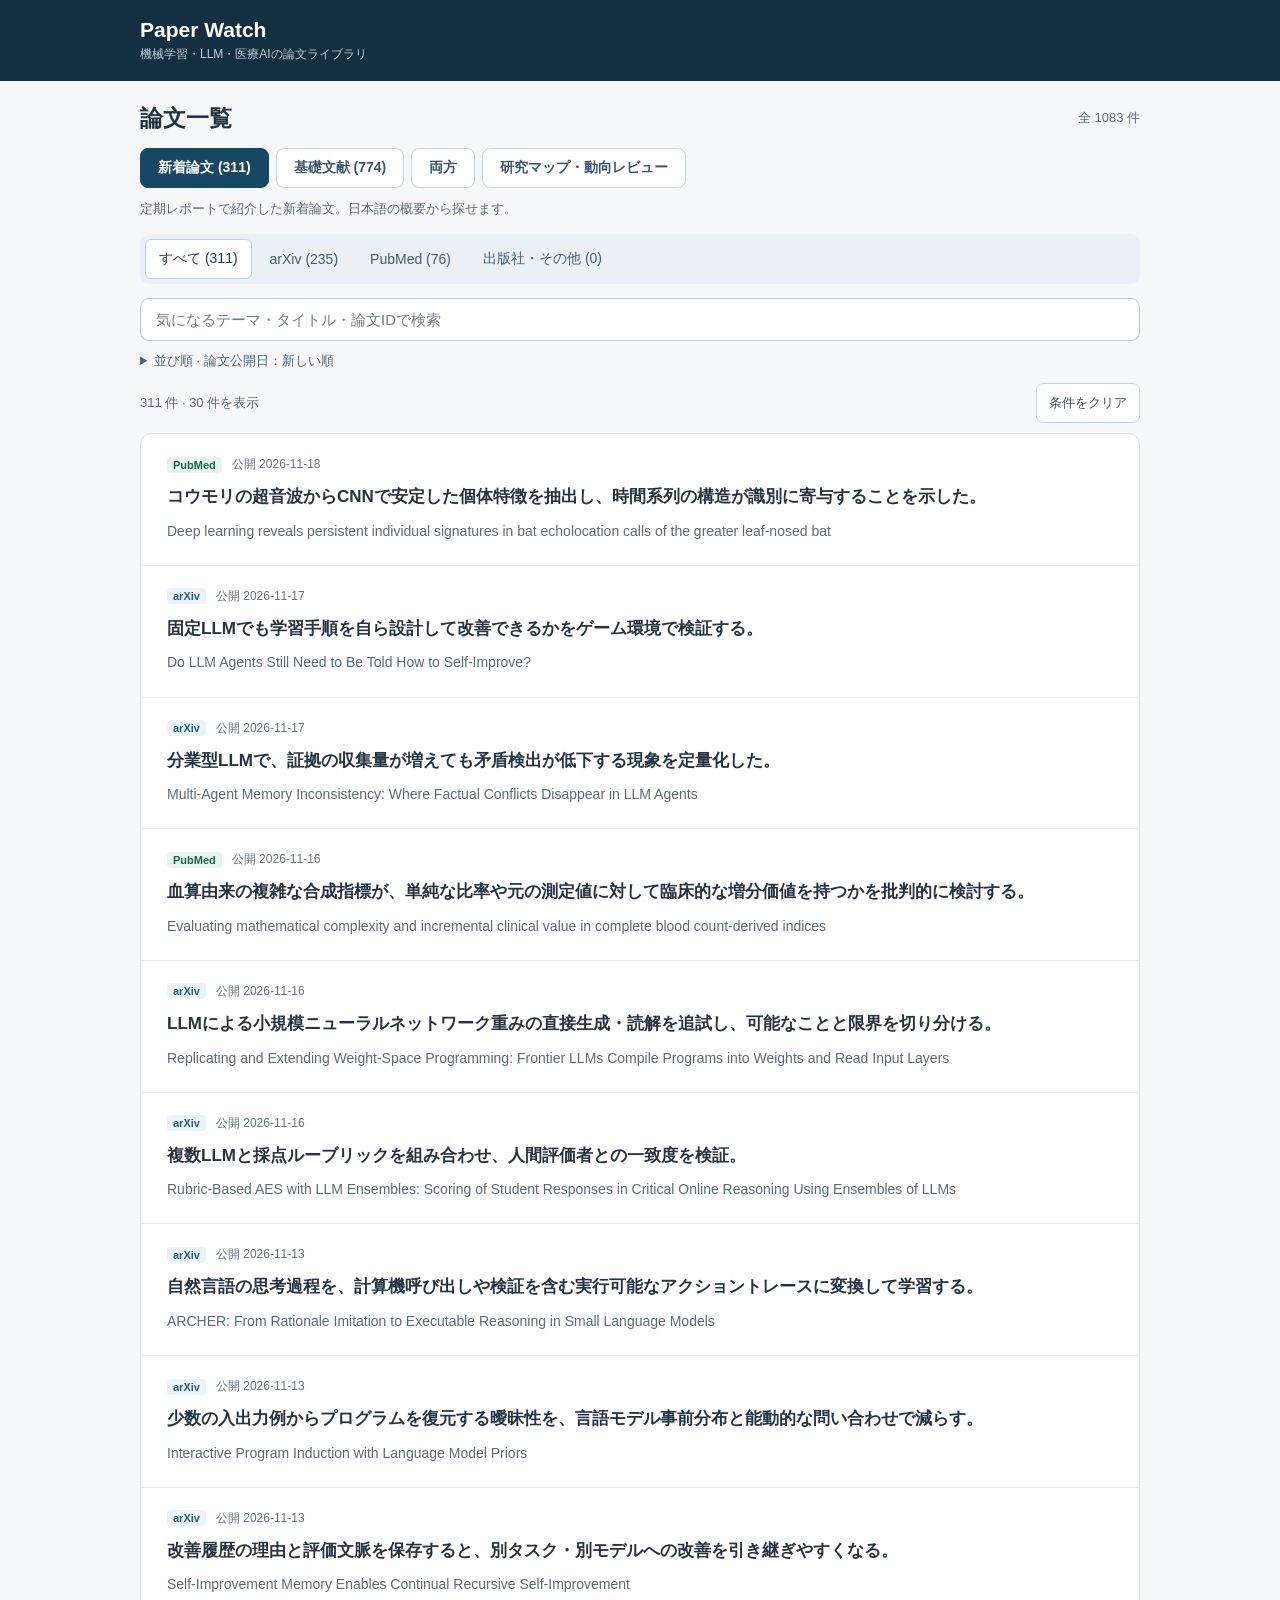
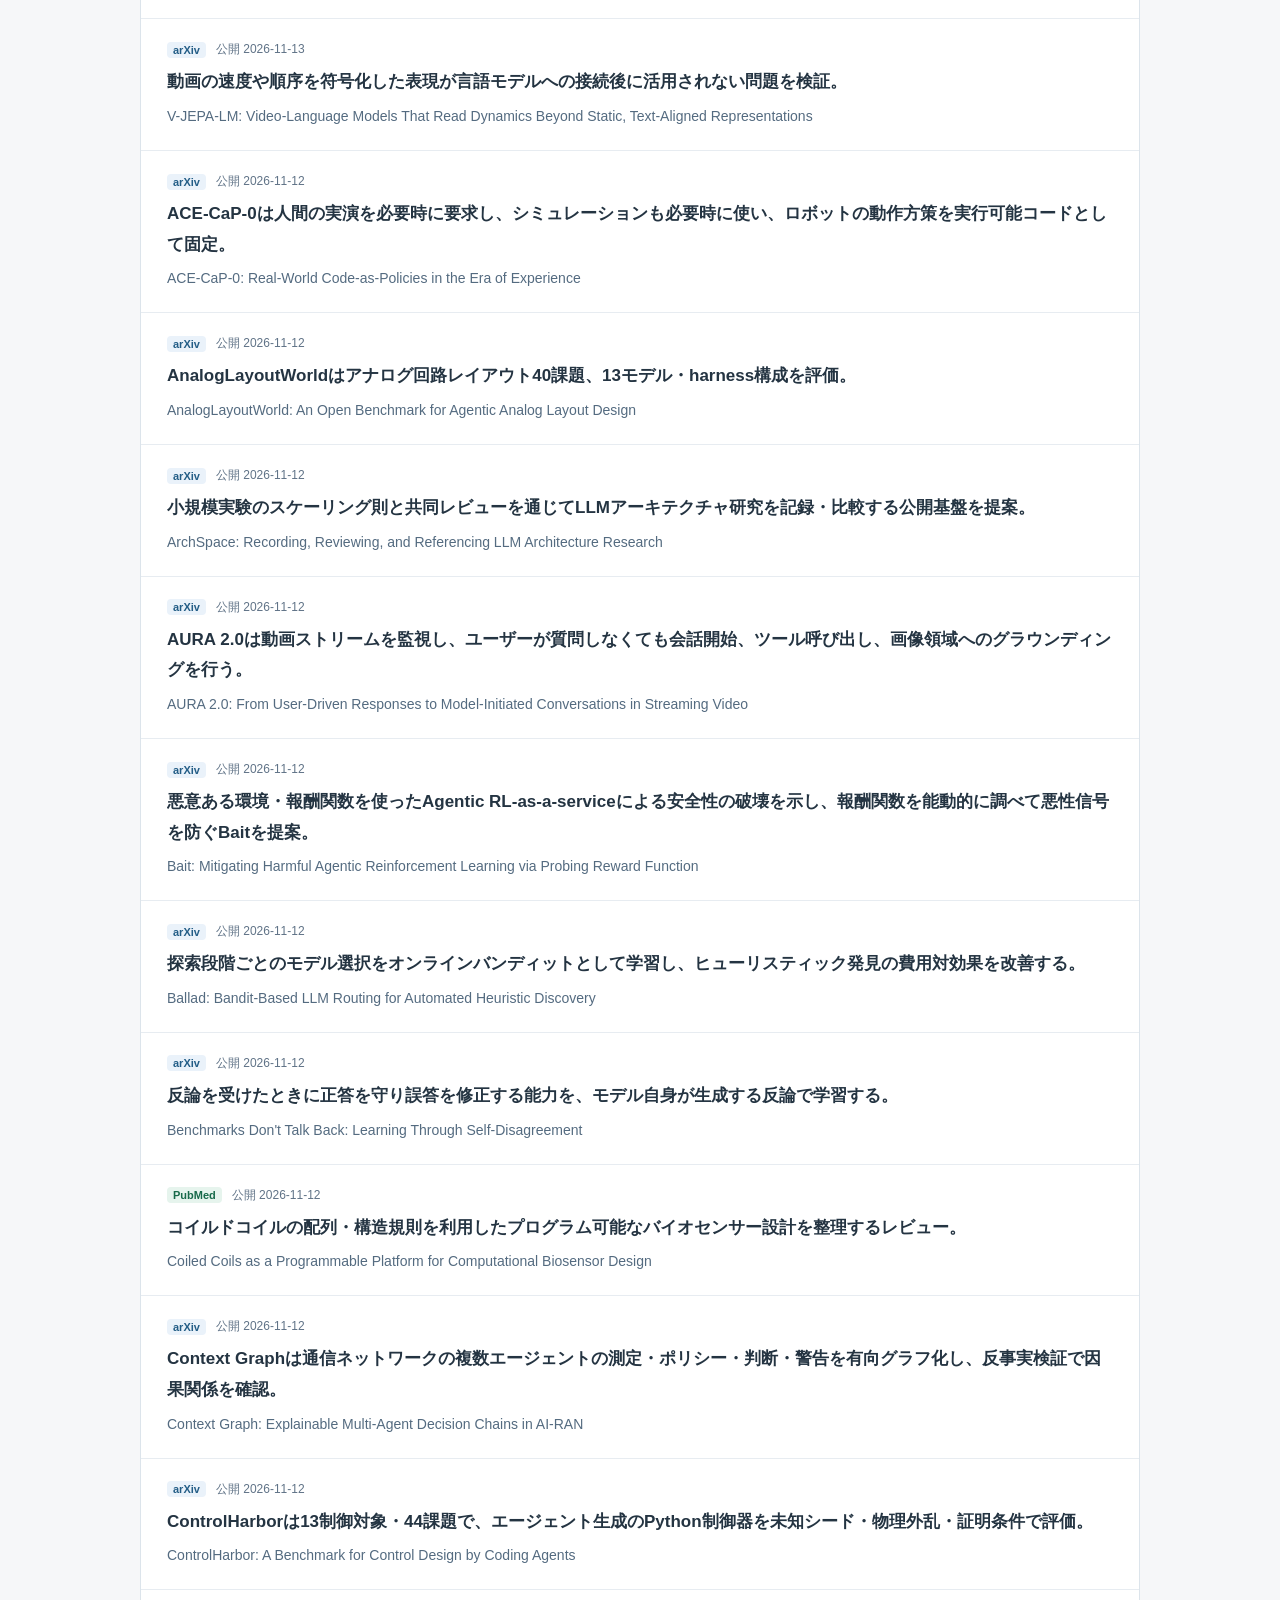
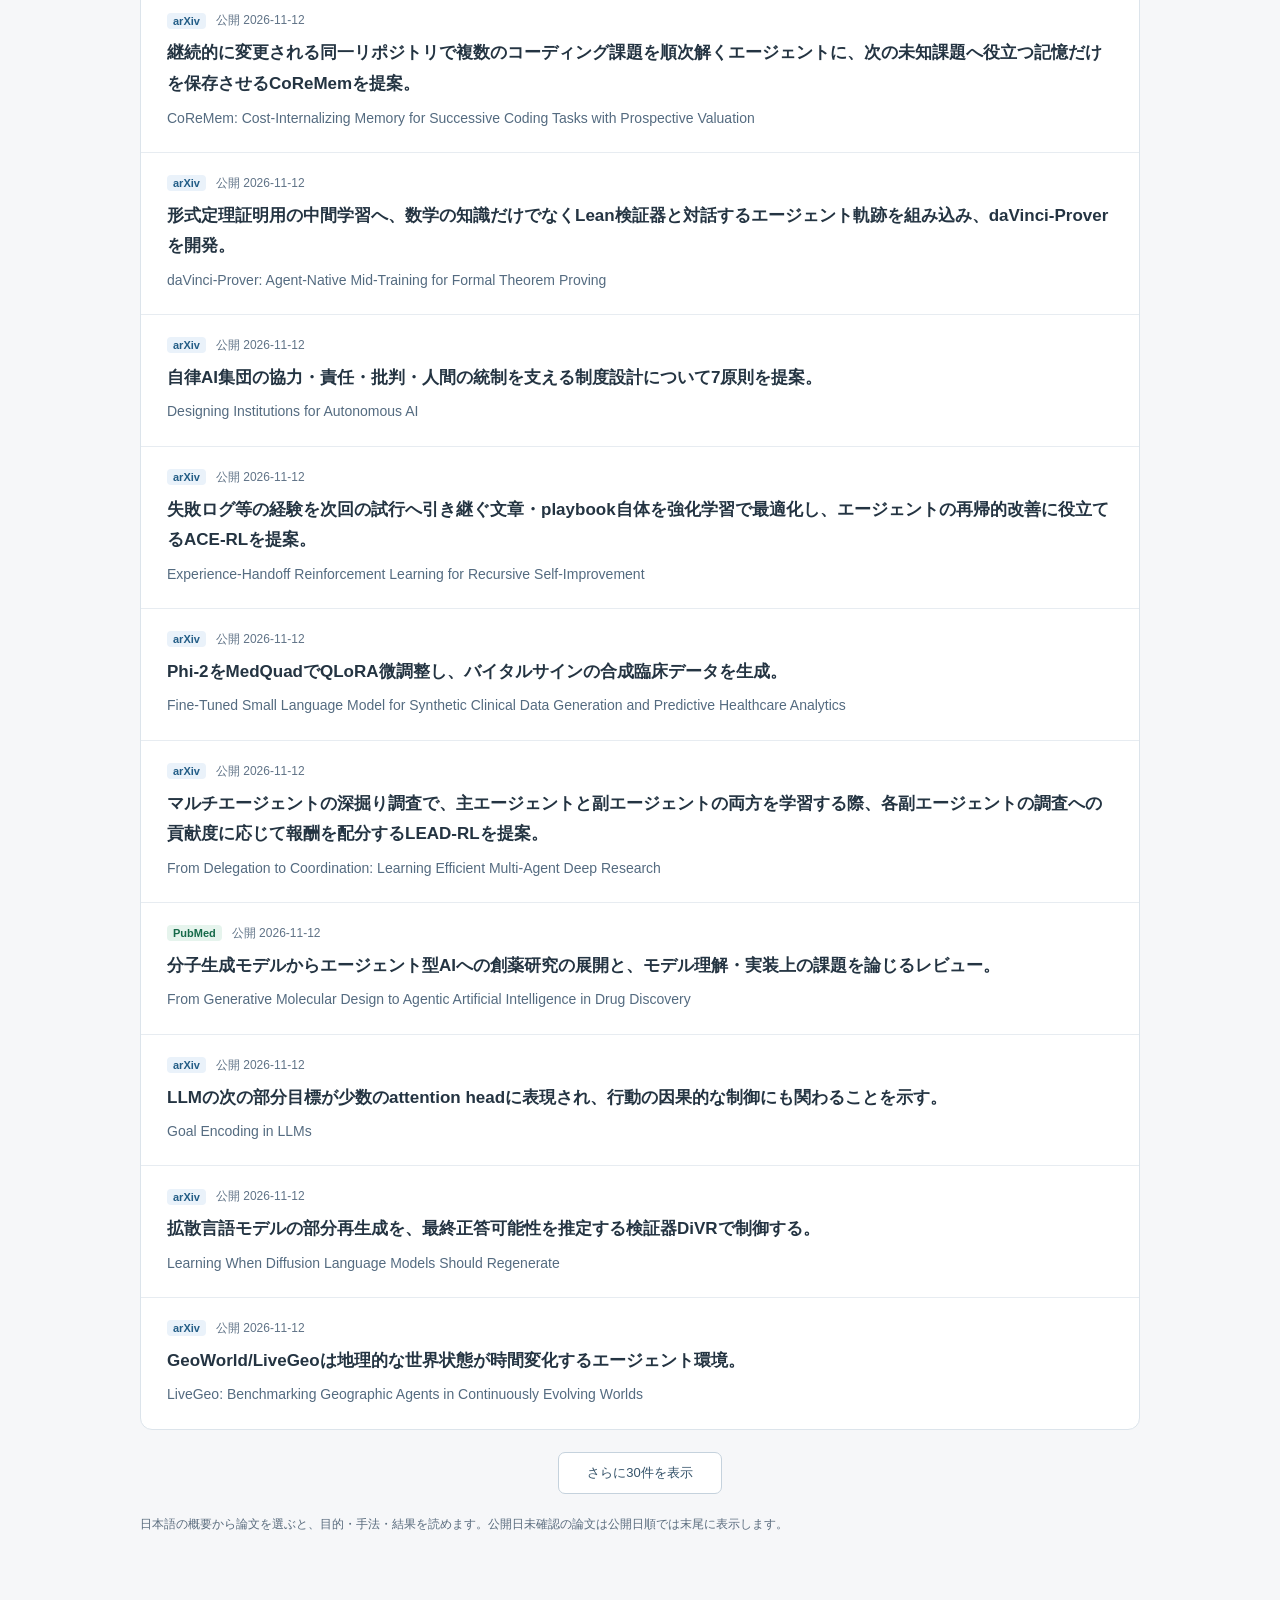
<file: docs/index.html>
<!doctype html>
<html lang="ja"><head><meta charset="utf-8"><meta name="viewport" content="width=device-width,initial-scale=1"><title>Paper Watch | 論文ライブラリ</title>
<style>
:root{font-family:-apple-system,BlinkMacSystemFont,"Hiragino Kaku Gothic ProN","Noto Sans JP",sans-serif;color:#243442;background:#f6f7f9}*{box-sizing:border-box}body{margin:0}button,input,select{font:inherit}button,summary{cursor:pointer}[hidden]{display:none!important}a{color:#185f91;text-underline-offset:3px}button:focus-visible,a:focus-visible,input:focus-visible,select:focus-visible,summary:focus-visible{outline:3px solid #72acd5;outline-offset:4px}
.site-header{background:#142e42;color:#fff;padding:18px max(24px,calc((100vw - 1000px)/2))}.brand{font-size:21px;font-weight:700}.site-header p{margin:4px 0 0;color:#c1d0db;font-size:12px}.wrap{max-width:1048px;margin:auto;padding:22px 24px 60px}.catalog-top{display:flex;align-items:center;justify-content:space-between;gap:16px;margin-bottom:14px}.catalog-top h1{margin:0;font-size:23px}.total,.collection-note,.toolbar,.notice{color:#596b7d;font-size:13px;line-height:1.7}
.collection-switch{display:flex;gap:7px;flex-wrap:wrap}.collection-tab{border:1px solid #c9d5df;background:#fff;border-radius:8px;padding:10px 17px;color:#3d566d;font-weight:600;font-size:14px}.collection-tab[aria-pressed="true"]{background:#174763;border-color:#174763;color:#fff}.collection-note{margin:10px 0 14px}.search-wrap{display:block}.search-wrap input{width:100%;border:1px solid #bbcbd8;border-radius:9px;padding:12px 15px;color:inherit;background:#fff;font-size:15px}input::placeholder{color:#6b7f91}.filter-options{margin:6px 0}.filter-options>summary{width:fit-content;color:#49657b;font-size:13px;padding:5px 0}.filter-content{display:flex;gap:18px;align-items:start;flex-wrap:wrap;padding:14px 16px;margin-top:8px;background:#eef2f6;border-radius:9px}.filter-label{display:block;font-size:12px;color:#566d80;margin-bottom:7px}.source-switch{display:flex;gap:4px;flex-wrap:wrap;background:#eaf0f5;border-radius:9px;padding:5px;margin:0 0 14px}.source-tab{border:1px solid transparent;background:transparent;border-radius:6px;color:#405c72;padding:9px 13px;min-height:40px;font-size:14px}.source-tab[aria-pressed="true"]{background:#fff;border-color:#becfdd;color:#123e63}.sort-control select{max-width:100%;border:1px solid #c2d0db;border-radius:6px;padding:7px 9px;background:#fff;color:inherit;font-size:13px}
.field-panel{background:#fff;border:1px solid #dce4eb;border-radius:10px;padding:14px 16px;margin-bottom:18px}.field-heading{font-size:13px;margin:0 0 10px}.field-filters{display:flex;flex-wrap:wrap;gap:7px}.field-filter,.field-badge{--field-color:#52667a;--field-bg:#eef2f6;color:var(--field-color);background:var(--field-bg);border:1px solid transparent;border-radius:6px;font-size:12px;line-height:1.5}.field-filter{display:inline-flex;align-items:center;gap:8px;padding:7px 10px;text-align:left}.field-filter:hover,button.field-badge:hover{border-color:var(--field-color)}.field-filter[aria-pressed="true"]{border-color:var(--field-color);box-shadow:inset 0 0 0 1px var(--field-color);font-weight:700}.field-count{font-variant-numeric:tabular-nums;opacity:.8}.field-note{font-size:12px;color:#62778a;margin:10px 0 0;line-height:1.7}.field-badges{display:flex;flex-wrap:wrap;gap:5px;margin-top:11px}.field-badge{display:inline-block;padding:3px 7px}
[data-field-key="language"]{--field-color:#24558a;--field-bg:#eaf2fc}[data-field-key="agents"]{--field-color:#6b4691;--field-bg:#f1ecf8}[data-field-key="trust"]{--field-color:#925b16;--field-bg:#fcf2df}[data-field-key="medical"]{--field-color:#176a4a;--field-bg:#e6f4ed}[data-field-key="structured"]{--field-color:#176879;--field-bg:#e6f3f6}[data-field-key="events"]{--field-color:#994654;--field-bg:#fbeef0}[data-field-key="neuroscience"]{--field-color:#665b22;--field-bg:#f5f2df}
.toolbar{display:flex;align-items:center;justify-content:space-between;gap:10px;margin:8px 0 10px}.button{border:1px solid #c5d2dd;border-radius:7px;background:#fff;color:#35536a;padding:8px 12px;font-size:13px}.button:hover{background:#edf4f9}.list{background:#fff;border:1px solid #dce4eb;border-radius:12px;overflow:hidden}.paper{display:block;padding:22px 26px;border-bottom:1px solid #e7ecf1;text-decoration:none;color:inherit}.paper:last-child{border-bottom:0}.paper:hover{background:#f5f9fc}.paper-meta{display:flex;gap:10px;align-items:center;flex-wrap:wrap;color:#607387;font-size:12px;margin-bottom:9px}.source-label{display:inline-block;border-radius:4px;background:#eaf2fa;color:#235d86;font-size:11px;font-weight:600;padding:2px 6px}.source-label.pubmed{background:#e6f4ed;color:#176a4a}.source-label.other{background:#f3eddf;color:#805c22}.paper-description{font-size:17px;font-weight:600;line-height:1.8;margin:0 0 7px;display:-webkit-box;-webkit-box-orient:vertical;-webkit-line-clamp:2;overflow:hidden;overflow-wrap:anywhere}.paper-title{font-size:14px;font-weight:400;line-height:1.65;margin:0;color:#546b80;overflow-wrap:anywhere}.load-more{display:block;margin:22px auto 0;padding:11px 28px}.empty{padding:40px 24px;text-align:center;color:#63778a;line-height:1.8}.notice{font-size:12px;margin-top:20px}
.reader-shell{max-width:820px;margin:auto}.reader-nav{display:flex;align-items:center;justify-content:space-between;gap:15px;margin-bottom:20px;font-size:14px}.back-button{padding:8px 0;background:none;border:0;color:#315f80}.reader{background:#fff;border:1px solid #e0e6ed;border-radius:12px;padding:42px 48px}.reader-meta{display:flex;align-items:center;gap:10px;flex-wrap:wrap;color:#607387;font-size:13px}.reader h1{font-size:25px;line-height:1.55;letter-spacing:-.3px;margin:15px 0 0;overflow-wrap:anywhere}.reader-section{margin-top:30px}.reader-section h2{font-size:15px;color:#365d78;margin:0 0 10px;line-height:1.6}.reader-section p{font-size:17px;line-height:1.95;letter-spacing:.015em;margin:0;white-space:pre-wrap;overflow-wrap:anywhere;line-break:strict}.reader-section.lead{padding-bottom:28px;border-bottom:1px solid #e3eaf0}.reader-section.lead p{font-size:18px}.reader-section.missing p{color:#6b7d8e}.reader-sources{margin-top:35px;padding-top:23px;border-top:1px solid #e3eaf0}.reader-sources h2{font-size:14px;margin:0 0 12px}.source-links{display:flex;gap:12px 20px;flex-wrap:wrap;font-size:14px;line-height:1.7}.verification{margin-top:24px;color:#5b7083;font-size:13px;line-height:1.8}.verification summary{padding:4px 0}.verification dl{margin:14px 0 0;display:grid;grid-template-columns:100px minmax(0,1fr);gap:9px 16px}.verification dt{color:#6a7d8d}.verification dd{margin:0;overflow-wrap:anywhere}.verification p{margin:13px 0 0}.tag{display:inline-block;border-radius:5px;background:#eff3f7;padding:2px 7px;margin:4px 5px 0 0;font-size:12px;color:#516a80}.reader-bottom{display:flex;justify-content:center;margin-top:24px}
@media(min-width:751px){.filter-content{justify-content:space-between}}.source-tab:hover{background:#f8fafc}@media(max-width:750px){.source-switch{display:grid;grid-template-columns:repeat(2,minmax(0,1fr))}.source-tab{padding:9px 8px;text-align:center}.site-header{padding:16px 20px}.brand{font-size:20px}.wrap{padding:22px 16px 42px}.catalog-top{margin-bottom:15px}.catalog-top h1{font-size:21px}.collection-tab{padding:10px 12px;font-size:13px}.collection-note{font-size:12px}.field-panel{padding:13px 12px}.field-filter{font-size:11px;padding:7px 8px}.paper{padding:20px 18px}.paper-description{font-size:16px}.paper-title{font-size:13px}.reader-nav{margin-bottom:13px}.reader{padding:27px 22px;border-radius:10px}.reader h1{font-size:22px}.reader-section p,.reader-section.lead p{font-size:16px}.reader-section{margin-top:26px}.verification dl{grid-template-columns:1fr;gap:3px}.verification dd{margin-bottom:9px}.total{font-size:12px}}
</style><link rel="stylesheet" href="./overview.css?v=20261121"></head><body>
<header class="site-header"><div class="brand">Paper Watch</div><p>機械学習・LLM・医療AIの論文ライブラリ</p></header>
<main class="wrap"><section id="catalog" aria-labelledby="catalog-heading">
<div class="catalog-top"><h1 id="catalog-heading">論文一覧</h1><span class="total" id="total">読み込み中...</span></div>
<nav class="collection-switch" aria-label="文献集">
<button type="button" class="collection-tab" data-collection="daily" aria-pressed="true">新着論文 <span id="daily-count"></span></button>
<button type="button" class="collection-tab" data-collection="foundations" aria-pressed="false">基礎文献 <span id="foundations-count"></span></button>
<button type="button" class="collection-tab" data-collection="" aria-pressed="false">両方</button><button type="button" class="collection-tab" id="overview-tab" aria-pressed="false">研究マップ・動向レビュー</button></nav>
<section class="overview" id="overview" aria-label="研究領域マップ・動向レビュー" hidden></section>
<div id="paper-browser">
<p class="collection-note" id="collection-note">定期レポートで紹介した新着論文を掲載しています。</p>
<section class="field-panel" id="field-panel" aria-labelledby="field-heading" hidden><h2 class="field-heading" id="field-heading">基礎文献の分野</h2><nav class="field-filters" id="field-filters" aria-label="分野で絞り込む"></nav><p class="field-note" id="field-note">分野を読み込み中...</p></section>
<nav class="source-switch" aria-label="論文の出典">
<button type="button" class="source-tab" data-source="" aria-pressed="true">すべて <span id="all-count"></span></button><button type="button" class="source-tab" data-source="arXiv" aria-pressed="false">arXiv <span id="arxiv-count"></span></button><button type="button" class="source-tab" data-source="PubMed" aria-pressed="false">PubMed <span id="pubmed-count"></span></button><button type="button" class="source-tab" data-source="other" aria-pressed="false">出版社・その他 <span id="other-count"></span></button></nav>
<label class="search-wrap"><input id="search" type="search" aria-label="論文検索" placeholder="気になるテーマ・タイトル・論文IDで検索"></label>
<details class="filter-options" id="filter-options"><summary>並び順 <span id="filter-status"></span></summary><div class="filter-content"><label class="sort-control"><span class="filter-label">並び順</span><select id="sort"><option value="date-new">論文公開日：新しい順</option><option value="date-old">論文公開日：古い順</option><option value="report-new">レポート日：新しい順</option><option value="report-old">レポート日：古い順</option><option value="title">タイトル順</option></select></label></div></details>
<div class="toolbar"><span id="count" role="status" aria-live="polite">読み込み中...</span><button class="button" type="button" id="clear">条件をクリア</button></div>
<div class="list" id="list" aria-label="論文一覧"></div><button class="button load-more" type="button" id="load-more" hidden>さらに30件を表示</button><p class="notice">日本語の概要から論文を選ぶと、目的・手法・結果を読めます。公開日未確認の論文は公開日順では末尾に表示します。</p></div></section>
<section class="reader-shell" id="reader-view" aria-label="論文を読む" hidden><nav class="reader-nav" aria-label="読書画面"><button class="back-button" type="button" id="back">← 一覧に戻る</button><a id="reader-original" target="_blank" rel="noopener noreferrer">論文原文 ↗</a></nav><article class="reader" id="detail"></article><div class="reader-bottom"><button class="button" type="button" id="back-bottom">一覧に戻る</button></div></section></main>
<script src="./overview.js?v=20261121"></script>
<script>
const fieldDefinitions=[
 {key:"language",label:"言語モデルの学習・推論・効率化"},{key:"agents",label:"エージェント・検索・記憶・協調"},
 {key:"trust",label:"評価・安全性・解釈可能性"},{key:"medical",label:"医療・生体信号・創薬AI"},
 {key:"structured",label:"表形式・時系列・因果推論"},{key:"events",label:"次イベント予測・点過程"},
 {key:"neuroscience",label:"神経科学とAI"},{key:"classics",label:"主要な出発点",display:"古典・共通基礎（別冊）"}
];
const $=id=>document.getElementById(id);
const tagList=p=>Array.isArray(p.tags)?p.tags:String(p.tags||"").split(",").map(s=>s.trim()).filter(Boolean);
const esc=s=>String(s??"").replace(/[&<>"']/g,c=>({"&":"&amp;","<":"&lt;",">":"&gt;",'"':"&quot;","'":"&#39;"}[c]));
const repo="https://github.com/drkamoshika/papers/blob/main/";
const validDate=v=>/^\d{4}-\d{2}-\d{2}$/.test(String(v||""))?v:"";
const sourceName=p=>p.source||"出典未確認";
const sourceClass=p=>p.source==="PubMed"?"pubmed":p.source==="arXiv"?"":"other";
const readLevel=p=>({abstract:"要旨確認",full_text:"本文の関連箇所確認",bibliographic:"書誌情報のみ"}[p.read_level]||"確認範囲未記載");
const hasCollection=(p,c)=>!c||p.collections.includes(c);
const paperFields=p=>fieldDefinitions.filter(f=>(p.fields||[]).includes(f.label));
const hasField=(p,key)=>!key||paperFields(p).some(f=>f.key===key);
const safeUrl=url=>/^https:\/\//.test(String(url||""))?url:"#";
const sortOptions=["date-new","date-old","report-new","report-old","title"];
let papers=[],selected=null,collectionFilter="daily",fieldFilter="",sourceFilter="",collectionLoadWarning="",visibleLimit=30,ready=false,available=[];
if("scrollRestoration" in history) history.scrollRestoration="manual";
function readFilters(){
 const params=new URLSearchParams(location.search),c=params.get("collection");
 readOverviewParams(params);
 collectionFilter=c==="all"?"":c==="foundations"?"foundations":"daily";
 fieldFilter=fieldDefinitions.some(f=>f.key===params.get("field"))?params.get("field"):"";
 if(fieldFilter)collectionFilter="foundations";
 sourceFilter=["arXiv","PubMed","other"].includes(params.get("source"))?params.get("source"):"";
 $("search").value=params.get("q")||"";
 $("sort").value=sortOptions.includes(params.get("sort"))?params.get("sort"):"date-new";
}
function viewUrl(paperId=null){
 const url=new URL(location.href);
 for(const k of ["collection","field","source","q","sort","paper"])url.searchParams.delete(k);
 if(collectionFilter!=="daily")url.searchParams.set("collection",collectionFilter||"all");
 if(fieldFilter)url.searchParams.set("field",fieldFilter);
 if(sourceFilter)url.searchParams.set("source",sourceFilter);
 if($("search").value.trim())url.searchParams.set("q",$("search").value.trim());
 if($("sort").value!=="date-new")url.searchParams.set("sort",$("sort").value);
 if(paperId)url.searchParams.set("paper",paperId);
 applyOverviewParams(url,paperId);url.hash="";
 return url;
}
function fieldBadges(p,interactive=false){return paperFields(p).map(f=>interactive?
 '<button type="button" class="field-badge" data-field-key="'+f.key+'" data-detail-field="'+f.key+'" aria-label="'+esc(f.label)+'で絞り込む">'+esc(f.display||f.label)+'</button>':
 '<span class="field-badge" data-field-key="'+f.key+'">'+esc(f.display||f.label)+'</span>').join("");}
$("field-filters").innerHTML=[{key:"",label:"すべての分野"},...fieldDefinitions].map(f=>'<button type="button" class="field-filter" data-filter-field="'+f.key+'" data-field-key="'+f.key+'" aria-pressed="false"><span>'+esc(f.display||f.label)+'</span><span class="field-count"></span></button>').join("");
function synopsis(p){
 const text=String(p.summary||p.objective||"日本語の概要は未記載です。").trim(),stop=text.indexOf("。");
 return stop>=0?text.slice(0,stop+1):text;
}
function readerSections(p){
 const fields=[["概要",p.summary],["研究目的",p.objective],["手法・研究デザイン",p.methods],["データ・主な結果",p.results],["この研究の新しさ",p.novelty],["限界・解釈上の注意",p.limitations]],groups=[];
 for(const [label,value]of fields){
  const text=String(value||"").trim(),same=text&&groups.find(g=>g.text===text);
  if(same)same.labels.push(label);else groups.push({labels:[label],text});
 }
 return groups.map(g=>'<section class="reader-section '+(g.labels.includes("概要")?'lead ':'')+(!g.text?'missing':'')+'"><h2>'+esc(g.labels.join(" / "))+'</h2><p>'+esc(g.text||"元レポートに記載がありません。")+'</p></section>').join("");
}
function renderReader(p){
 selected=p.id;$("catalog").hidden=true;$("reader-view").hidden=false;document.title=p.title+" | Paper Watch";$("reader-original").href=safeUrl(p.url);
 const tags=tagList(p).filter(t=>!paperFields(p).some(f=>f.label===t));
 $("detail").innerHTML='<div class="reader-meta"><span class="source-label '+sourceClass(p)+'">'+esc(sourceName(p))+'</span><span>論文公開日 '+esc(validDate(p.date)||"未確認")+'</span></div>'+
 '<h1 id="reader-title" tabindex="-1">'+esc(p.title)+'</h1>'+(paperFields(p).length?'<div class="field-badges">'+fieldBadges(p,true)+'</div>':'')+readerSections(p)+
 '<section class="reader-sources"><h2>出典</h2><div class="source-links"><a href="'+esc(safeUrl(p.url))+'" target="_blank" rel="noopener noreferrer">論文原文 ↗</a><a href="'+esc(repo+encodeURI(p.report))+'" target="_blank" rel="noopener noreferrer">元レポート ↗</a>'+
 (p.extraSource?'<a href="'+esc(safeUrl(p.extraSource))+'" target="_blank" rel="noopener noreferrer">確認した本文 ↗</a>':'')+'</div></section>'+
 '<details class="verification"><summary>書誌情報・確認範囲</summary><dl><dt>論文ID</dt><dd>'+esc(p.id)+'</dd><dt>論文公開日</dt><dd>'+esc(validDate(p.date)||"未確認")+'</dd><dt>レポート日</dt><dd>'+esc(p.reportDate||"未確認")+'</dd><dt>確認範囲</dt><dd>'+esc(readLevel(p))+'</dd></dl>'+
 (p.dateNote?'<p>'+esc(p.dateNote)+'</p>':'')+(p.sourceSections?'<p>確認した箇所：'+esc(p.sourceSections)+'</p>':'')+
 (tags.length?'<div>'+tags.map(t=>'<span class="tag">'+esc(t)+'</span>').join("")+'</div>':'')+'</details>';
 for(const e of $("detail").querySelectorAll("[data-detail-field]"))e.onclick=()=>chooseField(e.dataset.detailField);
}
function showCatalog(){selected=null;$("catalog").hidden=false;$("reader-view").hidden=true;document.title=overviewState.active?"研究マップ・動向レビュー | Paper Watch":"Paper Watch | 論文ライブラリ";}
function openPaper(p){
 if(!p)return;
 history.replaceState({...history.state,catalogScroll:window.scrollY,visibleLimit,focusId:p.id},"",viewUrl());
 history.pushState({readerEntry:true},"",overviewState.active?overviewPaperUrl(p.id):viewUrl(p.id));renderReader(p);window.scrollTo(0,0);$("reader-title").focus({preventScroll:true});
}
function backToList(){
 if(history.state?.readerEntry)history.back();
 else{history.replaceState({},"",viewUrl());showCatalog();renderList();window.scrollTo(0,0);$("search").focus({preventScroll:true});}
}
function compareDate(a,b,key,descending){
 const da=validDate(a[key]),db=validDate(b[key]);if(!da&&db)return 1;if(da&&!db)return -1;
 return(descending?db.localeCompare(da):da.localeCompare(db))||a.title.localeCompare(b.title);
}
function renderList(){
 if(ready&&collectionFilter&&!available.includes(collectionFilter)){collectionFilter=available[0];fieldFilter="";}
 $("field-panel").hidden=collectionFilter!=="foundations";
 const q=$("search").value.trim().toLowerCase(),sort=$("sort").value,base=papers.filter(p=>hasCollection(p,collectionFilter)),fieldBase=base.filter(p=>hasField(p,fieldFilter));
 const list=fieldBase.filter(p=>(!sourceFilter||(sourceFilter==="other"?!["arXiv","PubMed"].includes(p.source):p.source===sourceFilter))&&(!q||[p.title,p.id,tagList(p).join(" "),paperFields(p).map(f=>f.display||f.label).join(" "),p.summary,p.objective,p.methods,p.results,p.novelty,p.limitations].join(" ").toLowerCase().includes(q)));
 list.sort((a,b)=>sort==="title"?a.title.localeCompare(b.title):compareDate(a,b,sort.startsWith("report")?"reportDate":"date",sort.endsWith("new")));
 const shown=list.slice(0,visibleLimit);$("count").textContent=list.length+" 件"+(shown.length<list.length?" · "+shown.length+" 件を表示":"を表示");
 $("list").innerHTML=shown.length?shown.map(p=>'<a class="paper" data-id="'+esc(p.id)+'" href="'+esc(viewUrl(p.id).href)+'"><div class="paper-meta"><span class="source-label '+sourceClass(p)+'">'+esc(sourceName(p))+'</span><span>公開 '+esc(validDate(p.date)||"未確認")+'</span></div><p class="paper-description">'+esc(synopsis(p))+'</p><h2 class="paper-title">'+esc(p.title)+'</h2>'+(paperFields(p).length?'<div class="field-badges">'+fieldBadges(p)+'</div>':'')+'</a>').join(""):'<div class="empty">該当する論文がありません。<br>検索語や絞り込み条件を変えてみてください。</div>';
 for(const e of $("list").querySelectorAll("[data-id]"))e.onclick=event=>{
  if(event.button!==0||event.metaKey||event.ctrlKey||event.shiftKey||event.altKey)return;
  event.preventDefault();openPaper(papers.find(p=>p.id===e.dataset.id));
 };
 $("load-more").hidden=shown.length>=list.length;$("load-more").textContent="さらに"+Math.min(30,list.length-shown.length)+"件を表示";
 for(const e of document.querySelectorAll("[data-source]"))e.setAttribute("aria-pressed",String(e.dataset.source===sourceFilter));
 for(const e of document.querySelectorAll("[data-collection]"))e.setAttribute("aria-pressed",String(e.dataset.collection===collectionFilter));
 $("all-count").textContent="("+fieldBase.length+")";$("arxiv-count").textContent="("+fieldBase.filter(p=>p.source==="arXiv").length+")";$("pubmed-count").textContent="("+fieldBase.filter(p=>p.source==="PubMed").length+")";$("other-count").textContent="("+fieldBase.filter(p=>!["arXiv","PubMed"].includes(p.source)).length+")";
 for(const e of $("field-filters").querySelectorAll("[data-filter-field]")){e.setAttribute("aria-pressed",String(e.dataset.filterField===fieldFilter));e.querySelector(".field-count").textContent=base.filter(p=>hasField(p,e.dataset.filterField)).length;}
 $("field-note").textContent="複数分野の論文は、それぞれの件数に含まれます。検索・出典と組み合わせて絞り込めます。";
 $("filter-status").textContent=" · "+$("sort").selectedOptions[0].textContent;
 $("collection-note").innerHTML=collectionFilter==="foundations"?'最新研究の基盤となる手法・評価・転換点を読む。<a href="'+repo+'reports/foundations/README.md" target="_blank" rel="noopener noreferrer">研究の流れと読み順 ↗</a>':collectionFilter==="daily"?'定期レポートで紹介した新着論文。日本語の概要から探せます。':'新着論文と基礎文献をまとめて検索できます。';
 if(collectionLoadWarning)$("collection-note").textContent=collectionLoadWarning;
 syncOverviewMode();
}
function filtersChanged(){overviewState.active=false;visibleLimit=30;showCatalog();renderList();history.replaceState({},"",viewUrl());}
function chooseField(key){fieldFilter=key;if(key&&collectionFilter!=="foundations"){collectionFilter="foundations";sourceFilter="";}const wasReading=selected!==null;filtersChanged();if(wasReading){window.scrollTo(0,0);$("search").focus({preventScroll:true});}}
for(const e of $("field-filters").querySelectorAll("[data-filter-field]"))e.onclick=()=>chooseField(e.dataset.filterField);
for(const e of document.querySelectorAll("[data-collection]"))e.onclick=()=>{collectionFilter=e.dataset.collection;sourceFilter="";if(collectionFilter!=="foundations")fieldFilter="";filtersChanged();};
for(const e of document.querySelectorAll("[data-source]"))e.onclick=()=>{sourceFilter=e.dataset.source;filtersChanged();};
$("search").addEventListener("input",filtersChanged);$("sort").addEventListener("change",filtersChanged);
$("clear").onclick=()=>{sourceFilter="";fieldFilter="";$("search").value="";$("sort").value="date-new";filtersChanged();};
$("load-more").onclick=()=>{visibleLimit+=30;renderList();};$("back").onclick=backToList;$("back-bottom").onclick=backToList;
window.addEventListener("popstate",()=>{
 if(!ready)return;readFilters();visibleLimit=history.state?.visibleLimit||30;renderList();
 const p=papers.find(p=>p.id===new URLSearchParams(location.search).get("paper"));
 if(p){renderReader(p);window.scrollTo(0,0);$("reader-title").focus({preventScroll:true});}
 else{showCatalog();const saved=history.state||{};requestAnimationFrame(()=>{const card=overviewState.active?[...$("overview").querySelectorAll("[data-map-paper]")].find(e=>e.dataset.mapPaper===saved.focusId):[...$("list").querySelectorAll("[data-id]")].find(e=>e.dataset.id===saved.focusId);if(card)card.focus({preventScroll:true});window.scrollTo(0,saved.catalogScroll||0);});}
});
const loadCollection=async(file,collection)=>{
 const r=await fetch(file,{cache:"no-cache"});if(!r.ok)throw Error(file+": "+r.status);
 const data=await r.json();if(!Array.isArray(data.papers))throw Error(file+": invalid papers");
 if(collection==="foundations"){
  try{
   const response=await fetch("./foundation-review-overrides.json",{cache:"no-cache"});
   if(response.ok){const patch=await response.json();const updates=patch.overrides||{};for(const p of data.papers)if(Object.prototype.hasOwnProperty.call(updates,p.id))Object.assign(p,updates[p.id]);}
  }catch(error){console.warn("基礎文献の改稿データは未読込。元の要約を表示します。",error);}
 }
 return data.papers.map(p=>({...p,collections:[collection]}));
};
readFilters();initializeOverview();syncOverviewMode();
Promise.allSettled([loadCollection("./papers.json","daily"),loadCollection("./foundations.json","foundations")]).then(results=>{
 const merged=new Map();available=results.flatMap((r,i)=>r.status==="fulfilled"?[["daily","foundations"][i]]:[]);
 for(const result of results)if(result.status==="fulfilled")for(const p of result.value){const old=merged.get(p.id);if(old)merged.set(p.id,{...old,collections:[...new Set([...old.collections,...p.collections])],fields:[...new Set([...(old.fields||[]),...(p.fields||[])])]});else merged.set(p.id,p);}
 papers=[...merged.values()];if(!papers.length)throw Error("文献データを読み込めませんでした");
 $("total").textContent="全 "+papers.length+" 件";$("daily-count").textContent="("+papers.filter(p=>hasCollection(p,"daily")).length+")";$("foundations-count").textContent="("+papers.filter(p=>hasCollection(p,"foundations")).length+")";
 if(results.some(r=>r.status==="rejected"))collectionLoadWarning="一部の文献集を読み込めませんでした。読み込めた文献を表示しています。再読み込みで再試行できます。";
 ready=true;renderList();const p=papers.find(p=>p.id===new URLSearchParams(location.search).get("paper"));if(p)renderReader(p);else{showCatalog();history.replaceState({},"",viewUrl());}
}).catch(e=>{$("count").textContent="読み込み失敗";$("list").innerHTML='<div class="empty">文献データを読み込めませんでした。ページを再読み込みしてください。</div>';console.error(e);});
</script></body></html>
</file>
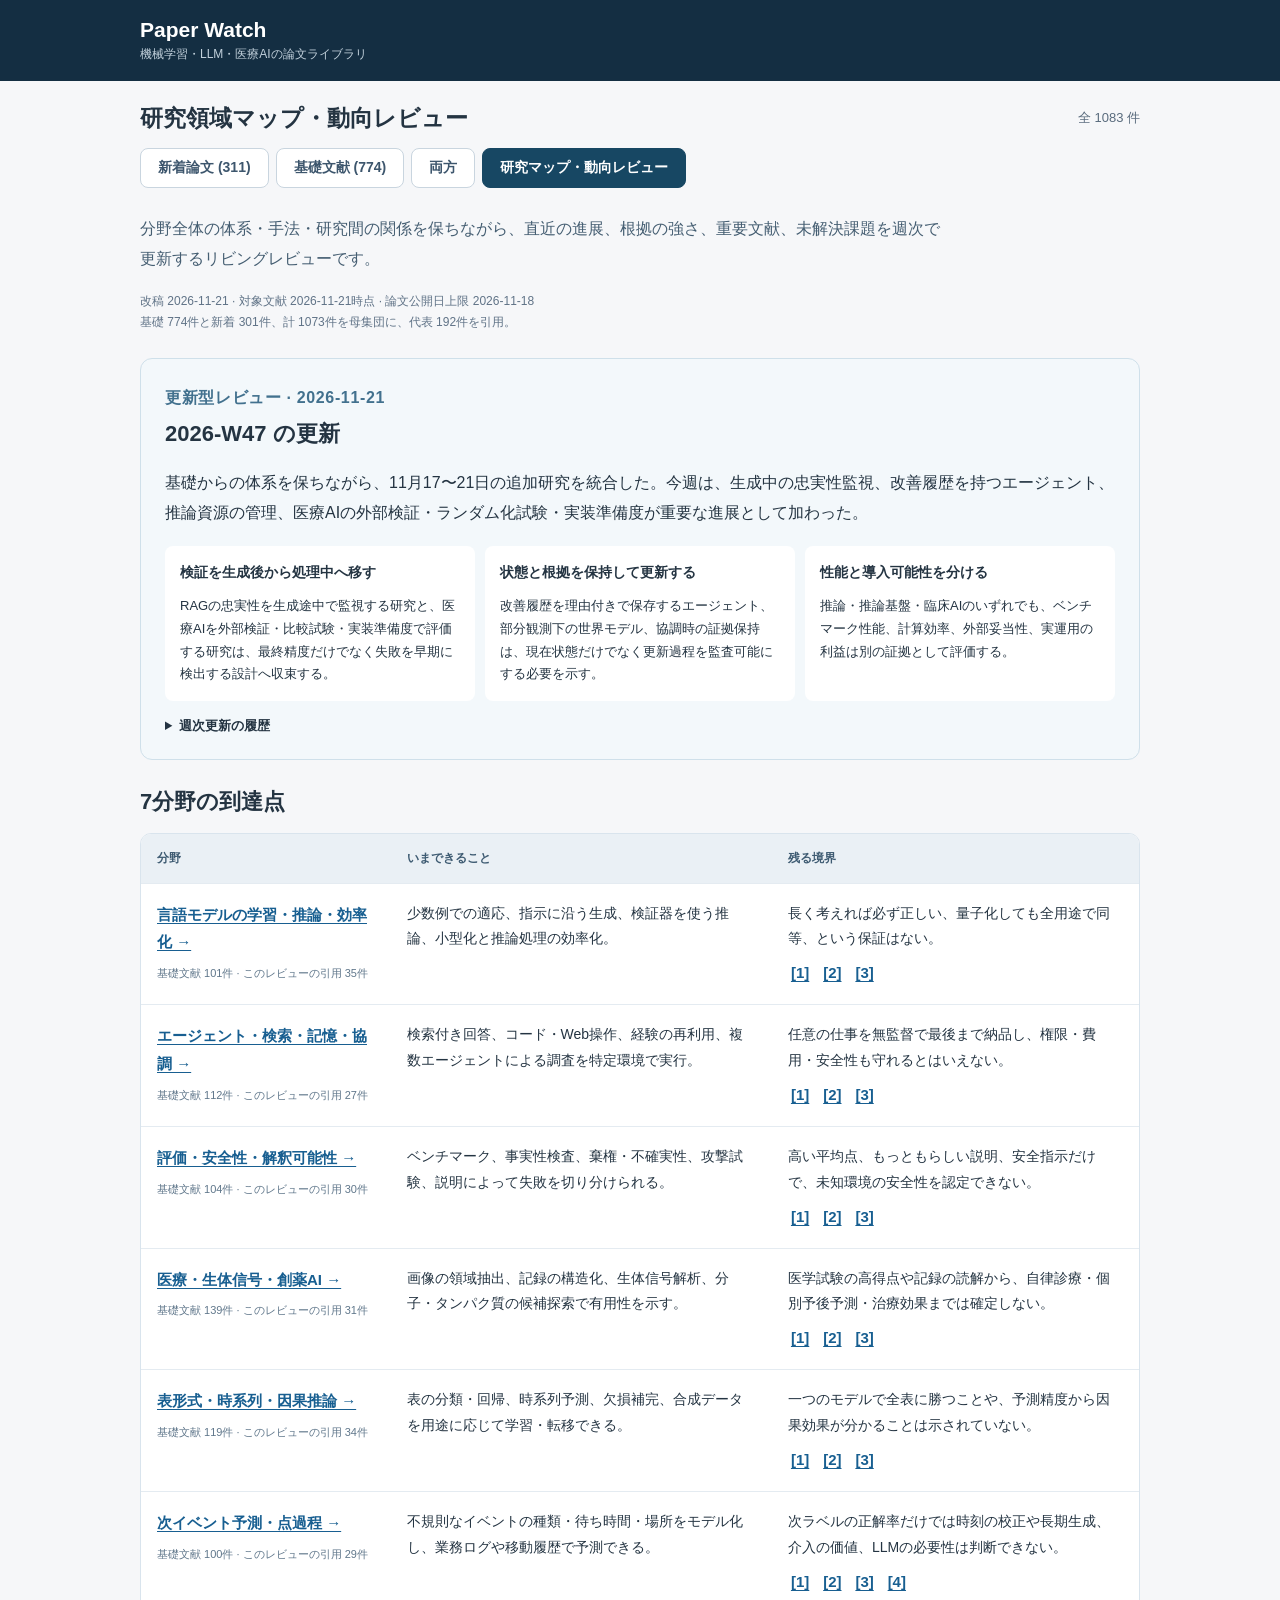
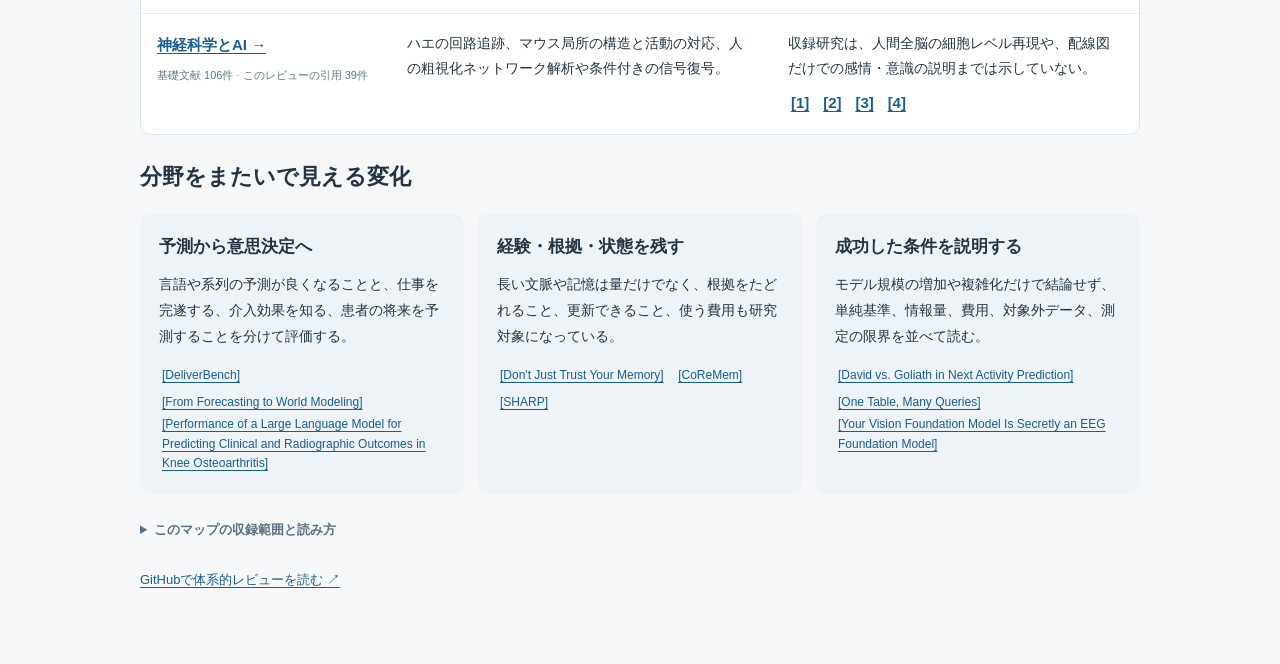
<file: docs/trends.html>
<!doctype html>
<html lang="ja">
<head>
<meta charset="utf-8">
<meta name="viewport" content="width=device-width,initial-scale=1">
<meta name="robots" content="noindex">
<title>研究マップ・動向レビューへ移動します | Paper Watch</title>
<script>
const target=new URL("./index.html",location.href);
target.searchParams.set("view","map");
const topic=new URLSearchParams(location.search).get("topic");
if(topic)target.searchParams.set("topic",topic);
location.replace(target);
</script>
</head>
<body>
<p><a href="./index.html?view=map">研究領域マップ・動向レビューへ移動する</a></p>
</body>
</html>
</file>
<file: docs/overview.css>
.overview{padding-top:10px}.overview-intro{max-width:800px;font-size:16px;line-height:1.9;margin:16px 0;color:#455e72}.overview-meta{color:#607387;font-size:12px;line-height:1.8;margin:12px 0 22px}.overview h2{font-size:22px;line-height:1.6;margin:24px 0 14px}.overview h3{font-size:17px;line-height:1.7;margin:0 0 10px}.overview p{overflow-wrap:anywhere}.overview-matrix{width:100%;border-collapse:separate;border-spacing:0;background:#fff;border:1px solid #d9e4ed;border-radius:11px;overflow:hidden;font-size:14px;line-height:1.85}.overview-matrix th{background:#eaf0f5;text-align:left;color:#3e5b72;font-size:12px;padding:13px 16px}.overview-matrix td{padding:17px 16px;border-top:1px solid #e4ebf1;vertical-align:top}.overview-matrix td:first-child{width:25%;font-weight:600}.overview-matrix td small{display:block;font-size:11px;font-weight:400;color:#60778b;margin-top:7px}.overview-matrix a{font-size:15px;font-weight:600}.overview-matrix .overview-row-cites{margin-top:8px}.overview-citation{display:inline-block;font-size:12px;line-height:1.6;margin:0 4px 0 0;padding:1px 3px;color:#185f91}.overview-cites{margin:10px 0 0;line-height:1.7}.overview-themes{display:grid;grid-template-columns:repeat(3,minmax(0,1fr));gap:14px;margin:20px 0}.overview-theme{background:#edf3f7;border-radius:10px;padding:19px}.overview-theme p{font-size:14px;line-height:1.85;margin:0}.overview-methods{font-size:13px;line-height:1.9;color:#5b7183;margin:24px 0}.overview-methods summary{cursor:pointer;font-weight:600}.overview-methods ul{padding-left:20px}.overview-topic-nav{display:flex;gap:6px;flex-wrap:wrap;margin:15px 0 25px}.overview-topic-nav button{font-size:12px;padding:7px 10px}.overview-topic-nav button[aria-pressed="true"]{border-color:var(--field-color);font-weight:700}.overview-back{border:0;background:none;padding:6px 0;color:#315f80;font-size:14px}.overview-review{max-width:850px;margin:0 auto}.overview-review-title{font-size:25px;line-height:1.6;margin:18px 0 12px}.overview-thesis{font-size:18px;line-height:1.95;margin:0 0 17px}.overview-takeaways{display:grid;grid-template-columns:1fr 1fr;gap:12px;margin:20px 0 25px}.overview-takeaway{background:#eaf3f5;border-radius:9px;padding:19px}.overview-takeaway:last-child{background:#f4f0e8}.overview-takeaway strong{font-size:13px;color:#3d6274}.overview-takeaway p{font-size:15px;line-height:1.9;margin:8px 0 0}.overview-toc{display:flex;gap:9px 18px;flex-wrap:wrap;padding:14px 0;border-top:1px solid #dae3ea;border-bottom:1px solid #dae3ea;font-size:13px;line-height:1.8}.overview-review-section{scroll-margin-top:20px;margin-top:36px}.overview-review-section>h2{font-size:21px;border-bottom:1px solid #dce5ec;padding-bottom:12px}.overview-prose{font-size:16px;line-height:1.95;margin:20px 0 26px}.overview-prose p{margin:8px 0 0}.overview-stage{position:relative;border-left:2px solid #c7d9e7;padding:0 0 22px 24px;margin:0}.overview-stage::before{content:"";position:absolute;width:10px;height:10px;background:#628ca9;border-radius:50%;left:-6px;top:9px}.overview-stage:last-child{padding-bottom:0}.overview-capability{padding:24px;background:#fff;border:1px solid #dae5ee;border-radius:11px;margin:16px 0}.overview-status{display:inline-block;font-size:11px;line-height:1.6;padding:3px 7px;border-radius:5px;background:#edf3f7;color:#506e84;margin-bottom:9px}.overview-capability dl{margin:10px 0 0}.overview-capability dt{font-size:12px;font-weight:600;color:#58748b;margin-top:13px}.overview-capability dd{font-size:16px;line-height:1.95;margin:5px 0 0}.overview-connections{display:grid;gap:12px}.overview-connection{background:#edf3f7;border-radius:9px;padding:18px}.overview-connection>button{background:none;border:0;padding:0;font-size:15px;color:#185f91;font-weight:600;text-align:left}.overview-connection p{font-size:15px;line-height:1.9;margin:9px 0}.overview-reading{padding-left:25px;font-size:15px;line-height:1.8}.overview-reading li{padding:7px 0}.overview-reading small{display:block;font-size:12px;color:#60778b}.overview-references{margin-top:30px;font-size:14px;line-height:1.8}.overview-references summary{cursor:pointer;font-weight:600;padding:12px 0}.overview-references ol{padding-left:25px}.overview-references li{padding:10px 0;overflow-wrap:anywhere}.overview-reference-meta{font-size:12px;color:#60778b}.overview-reference-links{display:flex;gap:14px;font-size:13px}.overview-report-link{font-size:13px;line-height:1.8;margin-top:25px}.overview-empty{padding:30px 0;color:#60778b;font-size:15px}.overview-loading{color:#60778b}
@media(max-width:750px){.overview-matrix,.overview-matrix tbody,.overview-matrix tr,.overview-matrix td{display:block;width:100%}.overview-matrix thead{display:none}.overview-matrix tr{padding:17px 18px;border-bottom:1px solid #dce6ee}.overview-matrix tr:last-child{border:0}.overview-matrix td,.overview-matrix td:first-child{border:0;width:100%;padding:7px 0}.overview-matrix td[data-label]::before{content:attr(data-label);display:block;font-size:11px;font-weight:600;color:#60798e;margin-bottom:5px}.overview-themes,.overview-takeaways{grid-template-columns:1fr}.overview-theme{padding:18px}.overview-review-title{font-size:23px}.overview-thesis{font-size:17px}.overview-capability{padding:20px 18px}.overview-capability dd,.overview-prose{font-size:16px}.overview-topic-nav{gap:5px}.overview-topic-nav button{font-size:11px}.overview-intro{font-size:15px}.overview h2{font-size:20px}.overview-toc{gap:8px 12px;font-size:12px}}


.overview-subtoc{font-size:14px;line-height:1.9;padding-left:23px;margin:16px 0 30px}.overview-subtoc li{padding:4px 0}.overview-deep-chapter{scroll-margin-top:20px;margin:35px 0 42px}.overview-deep-chapter>h3{font-size:19px;line-height:1.75;margin-bottom:19px;color:#244b67}.overview-deep-paragraph{margin:0 0 23px}.overview-deep-paragraph>p{font-size:16px;line-height:2;letter-spacing:.01em;margin:0;line-break:strict;overflow-wrap:anywhere}.overview-deep-paragraph>.overview-cites{margin-top:5px}.overview-comparison{border-collapse:separate;border-spacing:0;width:100%;background:#fff;border:1px solid #d9e4ed;border-radius:10px;overflow:hidden;font-size:14px;line-height:1.9}.overview-comparison thead th{background:#eaf0f5;text-align:left;font-size:12px;color:#3f5e76}.overview-comparison th,.overview-comparison td{padding:15px 13px;vertical-align:top;border-bottom:1px solid #e0e8ef}.overview-comparison tbody th{font-size:13px;font-weight:600;width:18%;text-align:left;color:#315a78}.overview-comparison tbody tr:last-child>*{border-bottom:0}.overview-case-analysis{margin:25px 0 33px;padding:27px;background:#fff;border:1px solid #dce6ee;border-radius:11px}.overview-case-analysis>h3{font-size:19px;line-height:1.7;margin:0 0 24px;color:#244b67}.overview-case-part{margin:20px 0}.overview-case-part h4{font-size:12px;color:#58758b;margin:0 0 7px;font-weight:600}.overview-case-part p{font-size:16px;line-height:1.95;margin:0;overflow-wrap:anywhere}.overview-case-result{background:#f0f6fa;padding:16px;border-radius:7px}.overview-reference-meta{line-height:1.9}.overview-toc a{white-space:nowrap}
.overview-living,.overview-latest{scroll-margin-top:20px;border:1px solid #cfe0ea;background:#f3f8fb;border-radius:12px;padding:24px;margin:24px 0}.overview-living>h2,.overview-latest>h2{margin:3px 0 10px}.overview-living>p,.overview-latest-shift{font-size:16px;line-height:1.9}.overview-latest-label{color:#42718e;font-size:12px;font-weight:700;letter-spacing:.04em;margin:0}.overview-cross{display:grid;grid-template-columns:repeat(3,minmax(0,1fr));gap:10px;margin-top:18px}.overview-cross section{background:#fff;border-radius:8px;padding:15px}.overview-cross h3{font-size:14px}.overview-cross p{font-size:13px;line-height:1.75;margin:0}.overview-weeks{font-size:13px;margin-top:16px}.overview-weeks summary,.overview-latest summary{cursor:pointer;font-weight:600}.overview-weeks li,.overview-latest-refs li{padding:6px 0}.overview-weeks small,.overview-latest-refs small{display:block;color:#60778b;font-size:11px}.overview-latest dl{margin:20px 0}.overview-latest dt{font-size:12px;font-weight:700;color:#4e7187;margin-top:15px}.overview-latest dd{font-size:15px;line-height:1.95;margin:5px 0}.overview-latest-refs{padding-left:22px;font-size:13px;line-height:1.65}
@media(max-width:750px){.overview-deep-chapter>h3,.overview-case-analysis>h3{font-size:18px}.overview-deep-paragraph>p,.overview-case-part p{font-size:16px}.overview-case-analysis{padding:20px 17px}.overview-comparison,.overview-comparison tbody,.overview-comparison tr,.overview-comparison td,.overview-comparison tbody th{display:block;width:100%}.overview-comparison thead{display:none}.overview-comparison tr{padding:15px 17px;border-bottom:1px solid #dae5ee}.overview-comparison tr:last-child{border:0}.overview-comparison th,.overview-comparison td{padding:8px 0;border:0}.overview-comparison tbody th{font-size:15px}.overview-comparison td[data-label]::before{content:attr(data-label);display:block;font-size:11px;font-weight:600;color:#627b8d;margin-bottom:5px}.overview-subtoc{font-size:13px}}
@media(max-width:750px){.overview-cross{grid-template-columns:1fr}.overview-living,.overview-latest{padding:20px 17px}}
</file>
